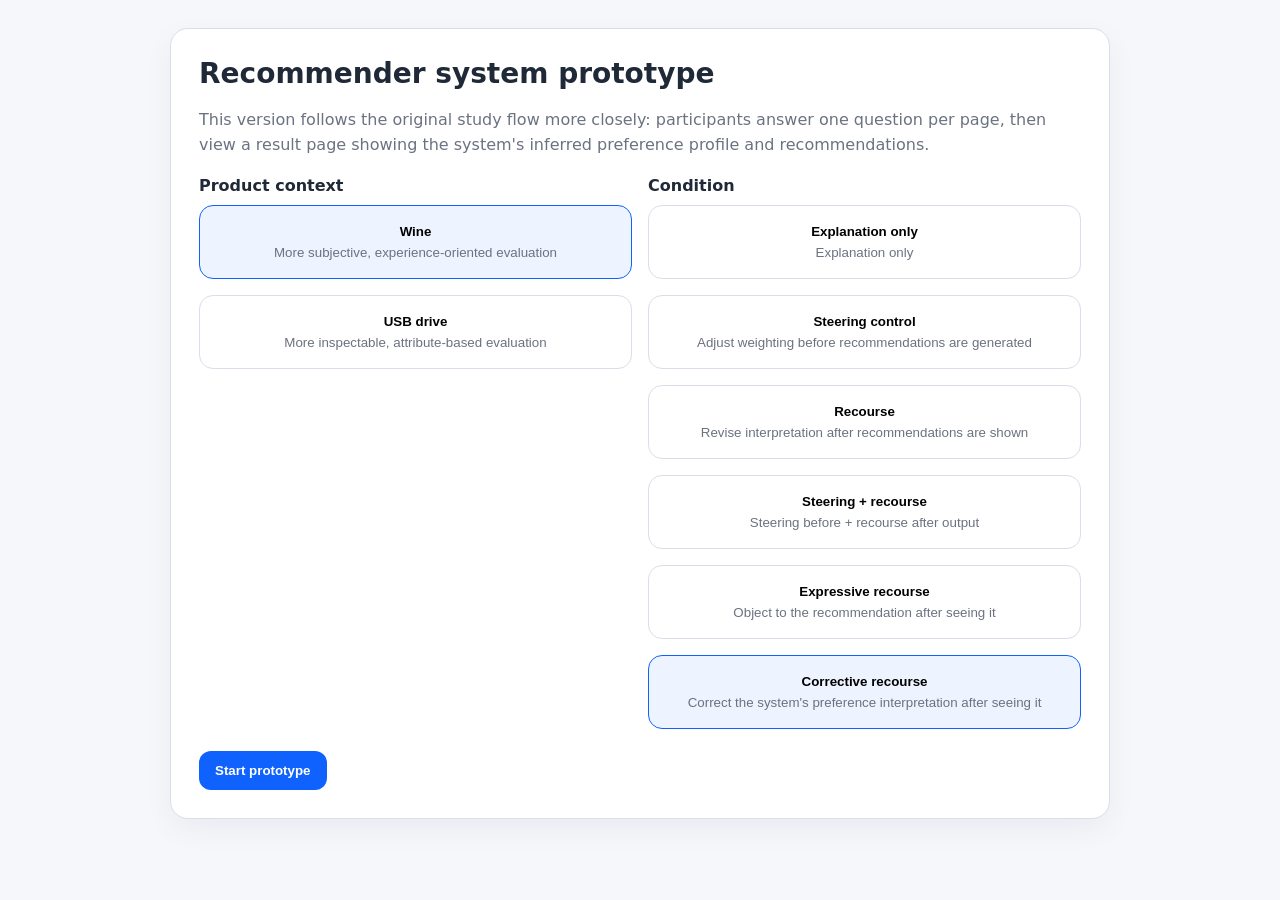
<file: index.html>
<!doctype html>
<html lang="en">
<head>
  <meta charset="utf-8">
  <meta name="viewport" content="width=device-width, initial-scale=1">
  <title>RS prototype v4</title>
  <link rel="stylesheet" href="style.css">
</head>
<body>
  <div id="app"></div>
  <script src="app.js"></script>
</body>
</html>
</file>
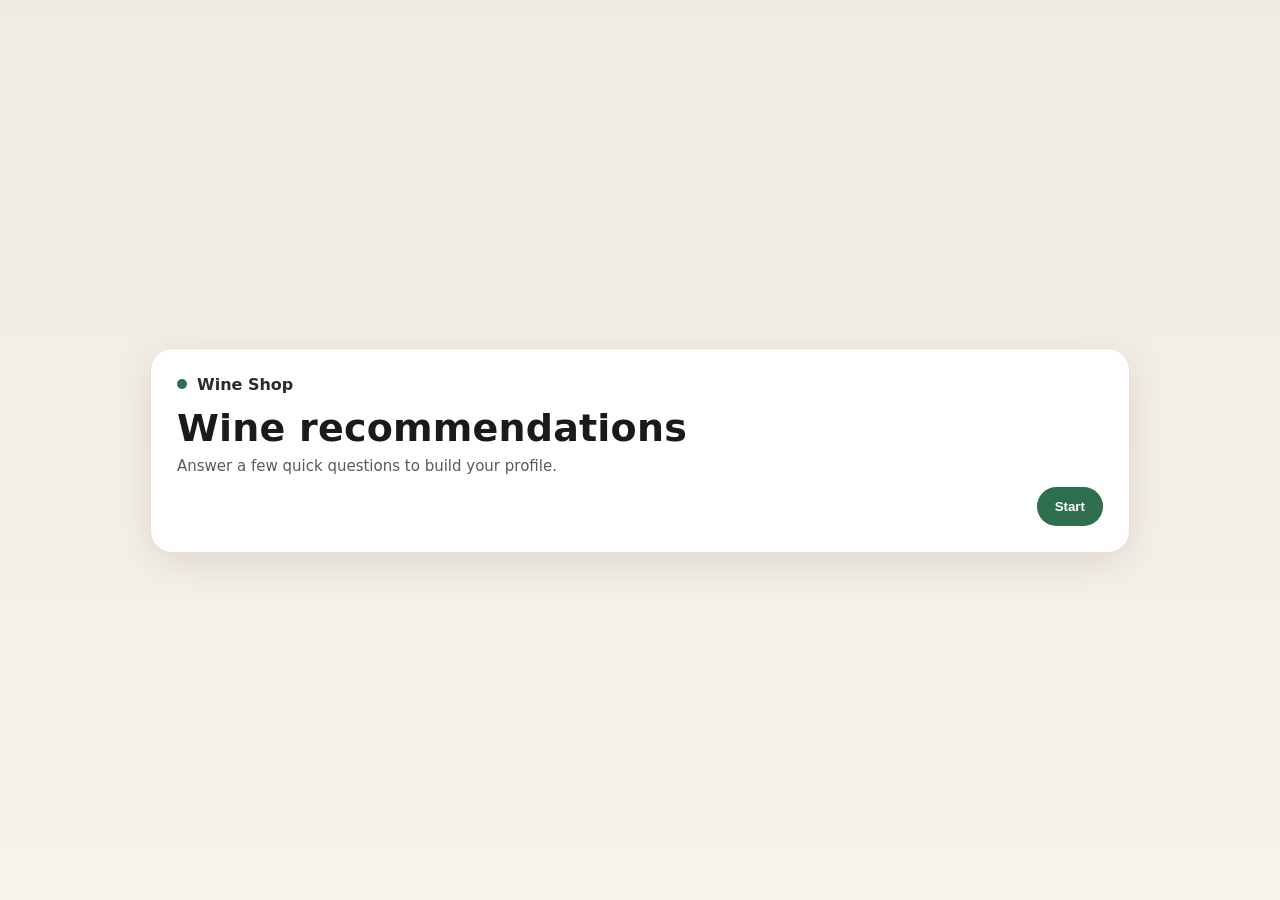
<file: app.html>
<!doctype html>
<html lang="en">
<head>
  <meta charset="utf-8" />
  <meta name="viewport" content="width=device-width,initial-scale=1" />
  <title>Shopping Recommendations</title>
  <meta http-equiv="Cache-Control" content="no-cache, no-store, must-revalidate" />
  <meta http-equiv="Pragma" content="no-cache" />
  <meta http-equiv="Expires" content="0" />
  <style>
    :root{
      --bg:#f7f3ea; --ink:#1a1a1a; --muted:#5a5a5a;
      --card:#ffffff; --border:#e6e0d6;
      --accent:#2f6f4e; --accent2:#2b4c8a;
      --shadow:0 10px 40px rgba(0,0,0,.10);
      --hi:#fff3b0;
      --okbg:#f2f7f4; --okbd:rgba(47,111,78,.35); --ok:#1f5a3f;
      --infobg:#eef4ff; --infobd:#d8e6ff; --info:#2b4c8a;
      --warnbg:#fff5f5; --warnbd:#ffd7d7; --warn:#a52424;
    }
    *{box-sizing:border-box}
    body{margin:0;font-family:system-ui,-apple-system,Segoe UI,Roboto,Helvetica,Arial,sans-serif;background:var(--bg);color:var(--ink)}
    .hero{min-height:100vh;display:flex;align-items:center;justify-content:center;padding:36px 16px;background:linear-gradient(180deg, rgba(0,0,0,.03), rgba(0,0,0,0));}
    .heroCard{width:min(980px, 100%);background:var(--card);border:1px solid var(--border);border-radius:22px;box-shadow:var(--shadow);overflow:hidden;}
    .heroTop{padding:26px 26px 10px}
    .brand{display:flex;align-items:center;gap:10px}
    .dot{width:10px;height:10px;border-radius:999px;background:var(--accent)}
    h1{margin:12px 0 6px;font-size:38px;letter-spacing:.2px}
    .sub{margin:0;color:var(--muted);font-size:15px;line-height:1.4}
    .heroBottom{padding:0 26px 26px;display:flex;gap:12px;align-items:center;justify-content:flex-end;flex-wrap:wrap}
    .btn{appearance:none;border:0;border-radius:999px;padding:12px 18px;background:var(--accent);color:#fff;font-weight:650;cursor:pointer}
    .btn:hover{filter:brightness(.95)}

    /* OVERLAYS: scroll safe */
    .overlay{
      position:fixed; inset:0; background:rgba(0,0,0,.35);
      display:none; padding:22px;
      align-items:flex-start; justify-content:center;
      overflow-y:auto; -webkit-overflow-scrolling:touch;
      z-index:50;
    }
    .overlay.show{display:flex}
    .modal{
      width:min(980px, 100%);
      background:var(--card);
      border:1px solid var(--border);
      border-radius:22px;
      box-shadow:var(--shadow);
      position:relative;
      display:flex;
      flex-direction:column;
      max-height:calc(100vh - 44px);
    }
    .close{
      position:absolute; top:14px; right:14px;
      width:38px; height:38px; border-radius:999px;
      border:1px solid var(--border);
      background:#fff; cursor:pointer;
      font-size:20px; line-height:36px;
      text-align:center; color:#222;
      z-index:2;
    }
    .modalInner{
      padding:22px;
      overflow-y:auto;
      -webkit-overflow-scrolling:touch;
    }
    .modalTitle{font-size:24px;margin:0 0 14px;font-weight:800}
    .step{font-size:13px;color:#666;margin-left:8px}

    /* QUIZ */
    .q{font-size:20px;margin:0 0 12px;font-weight:750}
    .choices{display:flex;flex-direction:column;gap:10px;margin-top:8px}
    .choice{border:1px solid var(--border);border-radius:12px;padding:12px 12px;background:#fbfaf8;cursor:pointer;font-size:15px}
    .choice:hover{background:#f4f1eb}
    .choice.selected{outline:2px solid rgba(47,111,78,.35);border-color:rgba(47,111,78,.55);background:#f2f7f4}
    .sliderRow{margin-top:14px}
    input[type=range]{
      -webkit-appearance:none;
      appearance:none;
      width:100%;
      background:transparent;
      height:32px;
      margin:6px 0 0;
    }
    input[type=range]:focus{outline:none}
    /* WebKit */
    input[type=range]::-webkit-slider-runnable-track{
      height:8px;
      background:var(--border);
      border-radius:999px;
      border:1px solid var(--border);
    }
    input[type=range]::-webkit-slider-thumb{
      -webkit-appearance:none;
      appearance:none;
      width:18px;height:18px;
      border-radius:999px;
      background:#fff;
      border:2px solid rgba(0,0,0,.25);
      box-shadow:0 2px 10px rgba(0,0,0,.12);
      margin-top:-6px;
    }
    /* Firefox */
    input[type=range]::-moz-range-track{
      height:8px;
      background:var(--border);
      border-radius:999px;
      border:1px solid var(--border);
    }
    input[type=range]::-moz-range-progress{
      height:8px;
      background:var(--border); /* same as track to avoid colored fill */
      border-radius:999px;
      border:1px solid var(--border);
    }
    input[type=range]::-moz-range-thumb{
      width:18px;height:18px;
      border-radius:999px;
      background:#fff;
      border:2px solid rgba(0,0,0,.25);
      box-shadow:0 2px 10px rgba(0,0,0,.12);
    }
    /* Edge/IE */
    input[type=range]::-ms-track{
      height:8px;
      background:transparent;
      border-color:transparent;
      color:transparent;
    }
    input[type=range]::-ms-fill-lower{
      background:var(--border);
      border-radius:999px;
    }
    input[type=range]::-ms-fill-upper{
      background:var(--border);
      border-radius:999px;
    }
    input[type=range]::-ms-thumb{
      width:18px;height:18px;
      border-radius:999px;
      background:#fff;
      border:2px solid rgba(0,0,0,.25);
      box-shadow:0 2px 10px rgba(0,0,0,.12);
    }
    .rangeLabels{display:flex;justify-content:space-between;color:#444;margin-top:8px;font-size:13px}
    .footerRow{display:flex;justify-content:space-between;gap:10px;margin-top:16px;flex-wrap:wrap}
    .nextBtn{border:0;border-radius:999px;padding:12px 18px;background:var(--accent);color:#fff;font-weight:650;cursor:pointer}
    .nextBtn.secondary{background:#f3efe7;color:#111;border:1px solid var(--border)}
    .nextBtn:disabled{opacity:.45;cursor:not-allowed;background:#c7c0b6}

    /* CONTROL modal style */
    .controlHeader{background:var(--infobg);border:1px solid var(--infobd);border-radius:16px;padding:14px;margin-bottom:12px}
    .controlTitle{font-size:18px;margin:0 0 6px;font-weight:850;color:var(--info)}
    .controlCopy{margin:0;color:#234;line-height:1.35;font-size:14px}

    /* RESULTS */
    .section{margin-top:16px}
    .sectionTitle{font-weight:850;margin:0 0 8px;font-size:14px;color:#222}
    .panel{border:1px solid var(--border);border-radius:14px;padding:14px;background:#fbfaf8}
    .reasonPara{margin:8px 0 0;color:#222;font-size:14px;line-height:1.45}
    .tiny{font-size:12px;color:#666;line-height:1.4}

    .cards{display:grid;grid-template-columns:repeat(auto-fit,minmax(240px,1fr));gap:14px;margin-top:12px}
    .pCard{border:1px solid var(--border);border-radius:14px;padding:12px;background:#fff;position:relative;display:flex;gap:10px}
    .pCard.flash{outline:3px solid var(--hi)}
    .imgWrap{flex:0 0 92px}
    .imgWrap img{width:92px;height:120px;object-fit:contain;border-radius:12px;border:1px solid var(--border);background:#fff}
    .pBody{flex:1}
    .pName{font-weight:850;margin:0 0 6px;font-size:15px}
    .badge{display:inline-block;font-size:12px;border:1px solid var(--border);border-radius:999px;padding:3px 8px;margin-left:6px;color:#444;background:#f3efe7;vertical-align:middle}
    .badge.info{background:var(--infobg);border-color:var(--infobd);color:var(--info)}
    ul{margin:0;padding-left:18px;color:#444;font-size:13px}
    li{margin:6px 0}

    /* Recourse */
    .row{display:flex;gap:10px;flex-wrap:wrap;align-items:center}
    .mini{border:1px solid var(--border);background:#fff;border-radius:999px;padding:9px 12px;cursor:pointer;font-weight:700;font-size:13px}
    .mini:hover{background:#f6f3ee}
    .mini:disabled{opacity:.45;cursor:not-allowed}
    .mini.danger{border-color:var(--warnbd);background:var(--warnbg);color:var(--warn)}
    .profileGrid{display:grid;grid-template-columns:repeat(auto-fit,minmax(200px,1fr));gap:10px;margin-top:10px}
    .profileCard{border:1px solid var(--border);border-radius:12px;background:#fff;padding:10px;cursor:pointer}
    .profileCard:hover{background:#fbfaf8}
    .profileCard.selected{outline:2px solid rgba(43,76,138,.35);border-color:rgba(43,76,138,.5)}
    .profileName{font-weight:850;margin:0 0 6px;font-size:14px}
    .profileDesc{margin:0;color:#555;font-size:12px;line-height:1.35}

    .toast{display:none;margin-top:10px;border-radius:12px;padding:10px 12px;font-size:13px}
    .toast.show{display:block}
    .toast.ok{background:var(--okbg);border:1px solid var(--okbd);color:var(--ok)}
    .toast.info{background:var(--infobg);border:1px solid var(--infobd);color:var(--info)}
    .toast.warn{background:var(--warnbg);border:1px solid var(--warnbd);color:var(--warn)}

    .codeValue{
      margin-top:10px;
      display:inline-block;
      padding:12px 14px;
      border:1px dashed var(--border);
      border-radius:14px;
      background:#fff;
      font-size:28px;
      font-weight:900;
      letter-spacing:2px;
      user-select:all;
    }

    html, body{height:100%}
  </style>
</head>
<body>
  <div class="hero">
    <div class="heroCard">
      <div class="heroTop">
        <div class="brand"><span class="dot"></span><span id="brandName" style="font-weight:800;color:#2b2b2b">Shop</span></div>
        <h1 id="heroTitle">Recommendations</h1>
        <p class="sub" id="heroSub">Answer a few quick questions to build your profile.</p>
      </div>
      <div class="heroBottom">
        <button class="btn" id="startBtn" type="button">Start</button>
      </div>
    </div>
  </div>

  <!-- QUIZ -->
  <div class="overlay" id="quizOverlay">
    <div class="modal" role="dialog" aria-modal="true">
      <button class="close" id="quizClose" aria-label="Close">×</button>
      <div class="modalInner">
        <div class="modalTitle"><span id="quizTitle">Quick questions</span><span class="step" id="quizProgress">1 / 5</span></div>
        <div id="quizStepArea"></div>
        <div class="footerRow">
          <button class="nextBtn secondary" id="quizPrev" type="button">Back</button>
          <button class="nextBtn" id="quizNext" type="button">Next</button>
        </div>
      </div>
    </div>
  </div>


  <!-- PROFILE (page break) -->
  <div class="overlay" id="profileOverlay">
    <div class="modal" role="dialog" aria-modal="true">
      <div class="modalInner">
        <div class="modalTitle">Profile created</div>
        <div class="panel">
          <div class="tiny">Thanks. Your responses have been collected and saved to your user profile.</div>
          <div class="tiny" id="profileNextLine" style="margin-top:10px"></div>
        </div>
        <div class="footerRow" style="justify-content:flex-end">
          <button class="nextBtn" id="profileContinue" type="button">Continue</button>
        </div>
      </div>
    </div>
  </div>

  <!-- CONTROL -->
  <div class="overlay" id="controlOverlay">
    <div class="modal" role="dialog" aria-modal="true">
      <button class="close" id="controlClose" aria-label="Close">×</button>
      <div class="modalInner">
        <div class="controlHeader">
          <div class="controlTitle">Recommendation source weighting</div>
          <p class="controlCopy">Our system generates recommendations based on your preferences and feedback from other users. You can customize your results by adjusting the balance using the slider below.</p>
        </div>

        <div class="panel">
          <div class="sectionTitle">Source balance</div>
          <div class="sliderRow">
            <input type="range" min="0" max="100" value="50" id="balanceSlider" />
            <div class="rangeLabels">
              <span>Your preferences</span><span>Balanced</span><span>Other users’ choices</span>
            </div>
          </div>
        </div>

        <div class="footerRow" style="justify-content:flex-end">
          <button class="nextBtn" id="controlConfirm" type="button" style="background:var(--accent2)">Continue</button>
        </div>
      </div>
    </div>
  </div>

  <!-- RESULTS -->
  <div class="overlay" id="resultsOverlay">
    <div class="modal" role="dialog" aria-modal="true">
      <button class="close" id="resultsClose" aria-label="Close">×</button>
      <div class="modalInner">
        <div class="modalTitle" id="resultsTitle">Recommended for you</div>

        <div id="explainBlock" class="section">
          <div class="panel">
            <div class="sectionTitle">Why these recommendations?</div>
            <div class="tiny" id="sourceLine"></div>
            <p class="reasonPara" id="reasonPara"></p>

            <div id="recourseBlock" style="margin-top:12px; display:none;">
              <div class="sectionTitle" style="margin-top:14px">Does this explanation accurately reflect your preferences?</div>
              <div class="tiny" id="helperLine">If anything is incorrect or missing, you can correct it and update your recommendations.</div>
              <div class="row" style="margin-top:10px;">
                <button class="mini" id="reasonYes">Yes, it looks right</button>
                <button class="mini danger" id="reasonNo">No, I want to correct it</button>
              </div>

              <div id="profileEditor" style="display:none;margin-top:14px;">
                <div class="sectionTitle">Choose the profile that fits you better</div>
                <div class="tiny">This corrects how we interpreted your responses. Your original answers remain saved.</div>
                <div class="profileGrid" id="profileGrid"></div>
                <div class="row" style="margin-top:12px;">
                  <button class="mini" id="applyProfileBtn" disabled>Update my profile</button>
                  <button class="mini" id="keepProfileBtn">Keep as is</button>
                </div>
              </div>

              <div class="toast ok" id="toastOk"></div>
              <div class="toast info" id="toastInfo"></div>
              <div class="toast warn" id="toastWarn"></div>
            </div>
          </div>
        </div>

        <!-- Recommendations BELOW -->
        <div class="section">
          <div class="sectionTitle" id="recListTitle">Recommendations</div>
          <div class="cards" id="cards"></div>
        </div>

        <div class="footerRow" style="justify-content:flex-end">
          <button class="nextBtn" id="continueBtn" type="button">Continue</button>
        </div>
      </div>
    </div>
  </div>

  <!-- DONE (no buttons, no close) -->
  <div class="overlay" id="doneOverlay">
    <div class="modal" role="dialog" aria-modal="true">
      <div class="modalInner">
        <div class="modalTitle">All set</div>
        <div class="panel">
          <div class="tiny">Please return to the survey tab to continue.</div>

          <div style="margin-top:14px">
            <div class="sectionTitle">Completion code</div>
            <div class="tiny">Please copy (or write down) this code and paste it into the survey.</div>
            <div class="codeValue" id="completionCode" tabindex="0" aria-label="Completion code">----</div>
          </div>
        </div>
      </div>
    </div>
  </div>

<script>
(() => {
  const $ = (id) => document.getElementById(id);
  const params = new URLSearchParams(location.search);
  const cacheBuster = params.get('v') || String(Date.now());
  window.IMG_FALLBACK = 'data:image/svg+xml;charset=UTF-8,' + encodeURIComponent(`<svg xmlns="http://www.w3.org/2000/svg" width="220" height="160"><rect width="100%" height="100%" fill="#f0f0f0"/><rect x="14" y="14" width="192" height="132" rx="12" fill="#ffffff" stroke="#d9d9d9"/><text x="50%" y="52%" text-anchor="middle" font-family="system-ui, -apple-system, Segoe UI, Roboto, Helvetica, Arial" font-size="14" fill="#8a8a8a">Image unavailable</text></svg>`);
  const product = (params.get('product') || 'wine').toLowerCase();
  const cond = (params.get('cond') || 'A').toUpperCase();
  const hasControl = (cond === 'B' || cond === 'D');
  const hasRecourse = (cond === 'C' || cond === 'D');
  const hasExplain = (cond !== 'E'); // E = no transparency

  // Page break message (separates quiz from the next step)
  $('profileNextLine').textContent = hasControl
    ? 'Next, you will adjust the recommendation source weighting.'
    : 'Next, you will see your recommendations.';

  // Completion codes (unique by product × condition).
  // In Recourse conditions (C/D), the last digit indicates whether the user applied a correction:
  // 0 = no correction applied, 1 = correction applied.
  const BASE_CODES = {
    wine: { A: '1100', B: '1200', C: '1300', D: '1400', E: '1500' },
    usb:  { A: '2100', B: '2200', C: '2300', D: '2400', E: '2500' },
  };

  $('brandName').textContent = (product === 'usb') ? 'USB Shop' : 'Wine Shop';
  $('heroTitle').textContent = (product === 'usb') ? 'USB recommendations' : 'Wine recommendations';
  $('heroSub').textContent   = 'Answer a few quick questions to build your profile.';
  $('quizTitle').textContent = (product === 'usb') ? 'USB quick questions' : 'Wine quick questions';
  $('resultsTitle').textContent = (product === 'usb') ? 'Recommended USB drives' : 'Recommended wines';
  $('recListTitle').textContent = (product === 'usb') ? 'Recommended USB drives' : 'Recommended wines';

  const show = (el)=>el.classList.add('show');
  const hide = (el)=>el.classList.remove('show');

  const quizOverlay = $('quizOverlay');
  const profileOverlay = $('profileOverlay');
  const controlOverlay = $('controlOverlay');
  const resultsOverlay = $('resultsOverlay');
  const doneOverlay = $('doneOverlay');

  // QUIZ questions (avoid reusing profile labels)
  const wineQuestions = [
    {type:'choice', q:'Which matters most for today’s wine pick?', options:['A familiar option I can count on','Something different from what I usually get','A fuller experience','A shareable, occasion-friendly pick']},
    {type:'slider', q:'Do you prefer a more straightforward or more complex experience?', left:'Straightforward', right:'Complex'},
    {type:'slider', q:'Do you lean toward lighter or heavier impressions?', left:'Lighter', right:'Heavier'},
    {type:'slider', q:'Do you prefer sticking to what you know or exploring variety?', left:'What I know', right:'Variety'},
    {type:'slider', q:'Is this mainly for everyday use or a special moment?', left:'Everyday', right:'Special'},
  ];
  const usbQuestions = [
    {type:'choice', q:'What best describes your main goal for this USB drive?', options:['Simple everyday use','Trying new tools/features','High performance use','Sharing/handing off often']},
    {type:'slider', q:'Do you prefer a more minimal or more feature-forward option?', left:'Minimal', right:'Feature-forward'},
    {type:'slider', q:'Do you lean toward lighter carry or sturdier feel?', left:'Lighter', right:'Sturdier'},
    {type:'slider', q:'Do you prioritize convenience or capability?', left:'Convenience', right:'Capability'},
    {type:'slider', q:'Is this for routine use or a more important use case?', left:'Routine', right:'Important'},
  ];
  const questions = (product === 'usb') ? usbQuestions : wineQuestions;
  let step = 0;
  const answers = Array(questions.length).fill(null);

  function renderStep(){
    const total = questions.length;
    $('quizProgress').textContent = `${step+1} / ${total}`;
    $('quizPrev').style.visibility = (step===0) ? 'hidden' : 'visible';
    $('quizNext').textContent = (step===total-1 ) ? 'Finish profile building' : 'Next';
    const item = questions[step];
    const area = $('quizStepArea');
    area.innerHTML = '';

    const qEl = document.createElement('div');
    qEl.className = 'q';
    qEl.textContent = item.q;
    area.appendChild(qEl);

    if(item.type === 'choice'){
      const wrap = document.createElement('div');
      wrap.className = 'choices';
      item.options.forEach((opt, idx)=>{
        const btn = document.createElement('div');
        btn.className = 'choice' + (answers[step]===idx ? ' selected' : '');
        btn.textContent = opt;
        btn.addEventListener('click', ()=>{ answers[step]=idx; renderStep(); });
        wrap.appendChild(btn);
      });
      area.appendChild(wrap);
    } else {
      if(answers[step] === null) answers[step] = 50;
      const row = document.createElement('div');
      row.className = 'sliderRow';
      const input = document.createElement('input');
      input.type='range'; input.min='0'; input.max='100'; input.value = answers[step];
      input.addEventListener('input', ()=>{ answers[step]=Number(input.value); });
      const labels = document.createElement('div');
      labels.className='rangeLabels';
      labels.innerHTML = `<span>${item.left}</span><span></span><span>${item.right}</span>`;
      row.appendChild(input); row.appendChild(labels);
      area.appendChild(row);
    }
  }

  function sourceWeights(){
    if(hasControl) {
      const other = Number($('balanceSlider').value);
      const pref = 100 - other;
      return {preferences: pref, otherUsers: other};
    }
    return {preferences: 50, otherUsers: 50};
  }

  // Profiles (system inference labels)
  const wineProfiles = [
    {key:'classic', name:'Classic Comfort', desc:'Familiar, dependable choices that work well across many situations.'},
    {key:'bright', name:'Bright Explorer', desc:'Enjoys variety and discovery, with a tilt toward vivid, lively picks.'},
    {key:'bold', name:'Bold Indulgence', desc:'Leans toward richer, higher-impact experiences and fuller impressions.'},
    {key:'celebration', name:'Celebration Select', desc:'Occasion-oriented picks that feel easy to share and broadly appealing.'},
  ];
  const usbProfiles = [
    {key:'classic', name:'Everyday Reliable', desc:'Practical, dependable choices that work for routine tasks.'},
    {key:'bright', name:'Feature Explorer', desc:'Curious about trying new options and experimenting with capabilities.'},
    {key:'bold', name:'Performance Focused', desc:'Prioritizes higher capability and stronger performance outcomes.'},
    {key:'celebration', name:'Share & Go', desc:'Optimized for handoffs, convenience, and easy sharing in real situations.'},
  ];
  const profiles = (product==='usb') ? usbProfiles : wineProfiles;

  // Product catalog (reuse 6 images per product)
  function imgPath(idx) {
    if(product==='usb') return `assets/img/usb_${idx}.jpg?v=${cacheBuster}`;
    return `assets/img/wine_${idx}.jpg?v=${cacheBuster}`;
  }

  const wineCatalog = [
    {id:'w1', name:'Harmony Red Blend', img: imgPath(1), bullets:['Balanced and approachable profile.','Easy to enjoy across occasions.','Popular choice for many tastes.']},
    {id:'w2', name:'Radiance White', img: imgPath(2), bullets:['Light, clean feel with an easy finish.','Good for casual settings.','Simple, refreshing experience.']},
    {id:'w3', name:'Velvet Sparkling', img: imgPath(3), bullets:['Bright and festive feel.','Works well for sharing.','Easygoing and celebratory.']},
    {id:'w4', name:'Citrus Breeze White', img: imgPath(4), bullets:['Vivid, lively character.','Feels new/different from the usual.','Great for trying something fresh.']},
    {id:'w5', name:'Oak & Spice Red', img: imgPath(5), bullets:['Richer, fuller impression.','More depth and presence.','Pairs well with heavier meals.']},
    {id:'w6', name:'Cozy Orchard Rosé', img: imgPath(6), bullets:['Soft and flexible pick.','Easy to share with a crowd.','Comfortable, casual option.']},
  ];

  const usbCatalog = [
    {id:'u1', name:'Streamline USB Drive', img: imgPath(1), bullets:['Straightforward everyday option.','Simple and reliable.','Easy to carry and use.']},
    {id:'u2', name:'BoostSpeed USB Drive', img: imgPath(2), bullets:['Capability-focused option.','Better for moving larger files.','Designed for stronger performance.']},
    {id:'u3', name:'VaultGuard USB Drive', img: imgPath(3), bullets:['Practical option for organized storage.','Designed to feel dependable.','Works well for routine needs.']},
    {id:'u4', name:'MiniLite USB Drive', img: imgPath(4), bullets:['Compact and convenient.','Good for quick handoffs.','Easy to keep with you.']},
    {id:'u5', name:'RuggedMax USB Drive', img: imgPath(5), bullets:['Sturdier feel for demanding use.','More durable design.','Fits heavier use cases.']},
    {id:'u6', name:'FlexFit USB Drive', img: imgPath(6), bullets:['Versatile and flexible option.','Good all-purpose balance.','Works across many contexts.']},
  ];

  const catalog = (product==='usb') ? usbCatalog : wineCatalog;

  function pickSet(profileKey) {
    // return 3 item objects; ensure sets differ meaningfully
    if(product==='wine') {
      if(profileKey==='classic') return [catalog[0], catalog[1], catalog[5]];
      if(profileKey==='bright') return [catalog[3], catalog[1], catalog[2]];
      if(profileKey==='bold') return [catalog[4], catalog[0], catalog[1]];
      return [catalog[2], catalog[5], catalog[1]]; // celebration
    } else {
      if(profileKey==='classic') return [catalog[0], catalog[2], catalog[5]];
      if(profileKey==='bright') return [catalog[1], catalog[5], catalog[3]];
      if(profileKey==='bold') return [catalog[1], catalog[4], catalog[2]];
      return [catalog[3], catalog[5], catalog[0]]; // share&go
    }
  }

  function inferProfileKey() {
    // simple deterministic mapping from answers
    const choice = answers[0];
    let score = {classic:0, bright:0, bold:0, celebration:0};
    if(choice===0) score.classic += 2;
    if(choice===1) score.bright += 2;
    if(choice===2) score.bold += 2;
    if(choice===3) score.celebration += 2;

    // sliders (1..4)
    const s1 = Number(answers[1]??50);
    const s2 = Number(answers[2]??50);
    const s3 = Number(answers[3]??50);
    const s4 = Number(answers[4]??50);

    // map generically: complexity+heavier -> bold; variety -> bright; special -> celebration; straightforward+everyday -> classic
    score.bold += (s1>60?1:0) + (s2>60?1:0);
    score.bright += (s3>60?2:0);
    score.celebration += (s4>60?2:0);
    score.classic += (s1<40?1:0) + (s4<40?1:0);

    const entries = Object.entries(score).sort((a,b)=>b[1]-a[1]);
    return entries[0][0];
  }

  let initialProfileKey = null;
  let currentProfileKey = null;
  let items = [];
  let recourseDone = false;
  let recourseCorrected = false;
  let selectedProfileKey = null;

  function getCompletionCode() {
    const base = (BASE_CODES[product] && BASE_CODES[product][cond]) ? BASE_CODES[product][cond] : '0000';
    let n = parseInt(base, 10);
    if ((cond === 'C' || cond === 'D') && recourseCorrected) n += 1;
    return String(n).padStart(4, '0');
  }


  function renderCards(flash=false) {
    const cards = $('cards');
    cards.innerHTML = '';
    items.forEach((it, idx)=>{
      const c = document.createElement('div');
      c.className = 'pCard' + ((flash && idx===0)?' flash':'');
      const badge = it.badge ? `<span class="badge info">${it.badge}</span>` : '';
      c.innerHTML = `
        <div class="imgWrap"><img alt="" src="${it.img}" onerror="this.onerror=null; this.src=IMG_FALLBACK;"></div>
        <div class="pBody">
          <div class="pName">${it.name} ${badge}</div>
          <ul>${it.bullets.map(b=>`<li>${b}</li>`).join('')}</ul>
        </div>`;
      cards.appendChild(c);
      if(flash && idx===0) setTimeout(()=>c.classList.remove('flash'), 600);
    });
  }

  function toast(which, msg){
    const el = which==='ok' ? $('toastOk') : which==='warn' ? $('toastWarn') : $('toastInfo');
    el.textContent = msg;
    el.classList.add('show');
    setTimeout(()=>{ el.classList.remove('show'); }, 2600);
  }

  function renderExplanation() {
    if(!hasExplain) {
      $('explainBlock').style.display = 'none';
      return;
    }
    $('explainBlock').style.display = 'block';

    const w = sourceWeights();
    $('sourceLine').textContent = hasControl
      ? `Source balance: ${w.preferences}% your preferences · ${w.otherUsers}% other users’ choices`
      : `Source balance: ${w.preferences}% your preferences · ${w.otherUsers}% other users’ choices`;

    const profObj = profiles.find(p=>p.key===currentProfileKey) || profiles[0];
    const lead = (product==='usb')
      ? 'Based on your answers, we inferred your overall device profile is'
      : 'Based on your answers, we inferred your overall wine profile is';

    $('reasonPara').innerHTML = `<b>${lead} “${profObj.name}.”</b> ${profObj.desc} We used this inferred profile—together with the source balance—to prioritize the recommendations shown below.`;
  }

  function resetRecourseUI() {
    $('recourseBlock').style.display = (hasRecourse && hasExplain) ? 'block' : 'none';
    $('profileEditor').style.display = 'none';
    $('reasonYes').disabled = false;
    $('reasonNo').disabled = false;
    $('applyProfileBtn').disabled = true;
    $('keepProfileBtn').disabled = false;
    $('continueBtn').disabled = (hasRecourse && hasExplain); // require a response if recourse is present
    recourseDone = false;
    selectedProfileKey = null;
  }

  function renderProfileGrid() {
    const grid = $('profileGrid');
    grid.innerHTML = '';
    profiles.forEach(p=>{
      const card = document.createElement('div');
      card.className = 'profileCard' + ((selectedProfileKey===p.key)?' selected':'');
      card.innerHTML = `<div class="profileName">${p.name}</div><p class="profileDesc">${p.desc}</p>`;
      card.addEventListener('click', ()=>{
        selectedProfileKey = p.key;
        $('applyProfileBtn').disabled = false;
        renderProfileGrid();
      });
      grid.appendChild(card);
    });
  }

  function showResults() {
    initialProfileKey = inferProfileKey();
    currentProfileKey = initialProfileKey;
    recourseCorrected = false;
    items = pickSet(currentProfileKey).map(x=>Object.assign({}, x));
    renderCards(false);
    renderExplanation();
    resetRecourseUI();
    show(resultsOverlay);
    resultsOverlay.querySelector('.modalInner').scrollTop = 0;
  }

  // Start
  $('startBtn').addEventListener('click', ()=>{
    step=0;
    for(let i=0;i<answers.length;i++) answers[i]=null;
    renderStep();
    show(quizOverlay);
  });

  $('quizClose').addEventListener('click', ()=> hide(quizOverlay));
  $('controlClose').addEventListener('click', ()=> hide(controlOverlay));
  $('resultsClose').addEventListener('click', ()=> hide(resultsOverlay));

  $('quizPrev').addEventListener('click', ()=>{ if(step>0){ step--; renderStep(); } });
  $('quizNext').addEventListener('click', ()=>{
    const item = questions[step];
    if(item.type === 'choice' && answers[step] === null){
      alert('Please select one option to continue.');
      return;
    }
    if(step < questions.length - 1){ step++; renderStep(); return; }
    hide(quizOverlay);
    show(profileOverlay);
  });

  $('profileContinue').addEventListener('click', ()=>{
    hide(profileOverlay);
    if(hasControl) show(controlOverlay);
    else showResults();
  });

  $('controlConfirm').addEventListener('click', ()=>{ hide(controlOverlay); showResults(); });

  // Recourse
  $('reasonYes').addEventListener('click', ()=>{
    if(!hasRecourse || recourseDone) return;
    recourseDone = true;
    $('reasonYes').disabled = true;
    $('reasonNo').disabled = true;
    $('continueBtn').disabled = false;
    toast('ok', 'Thanks — saved.');
  });

  $('reasonNo').addEventListener('click', ()=>{
    if(!hasRecourse || recourseDone) return;
    $('reasonYes').disabled = true;
    $('reasonNo').disabled = true;
    $('profileEditor').style.display = 'block';
    renderProfileGrid();
    toast('info', 'Choose the profile that fits you better, then update your profile.');
    // bring editor into view smoothly
    const inner = resultsOverlay.querySelector('.modalInner');
    inner.scrollTo({ top: $('profileEditor').offsetTop - 10, behavior: 'smooth' });
  });

  $('applyProfileBtn').addEventListener('click', ()=>{
    if(!hasRecourse || recourseDone) return;
    if(!selectedProfileKey){
      toast('warn', 'Please select a profile to continue.');
      return;
    }
    if(selectedProfileKey === initialProfileKey){
      toast('warn', 'That is already the current profile. If it looks right, choose “Keep as is.”');
      return;
    }
    recourseDone = true;
    recourseCorrected = true;
    currentProfileKey = selectedProfileKey;

    // refresh recommendations
    const newSet = pickSet(currentProfileKey).map(x=>Object.assign({}, x));
    newSet[0].badge = 'Updated';
    items = newSet;
    renderCards(true);
    renderExplanation();

    $('applyProfileBtn').disabled = true;
    $('keepProfileBtn').disabled = true;
    Array.from(document.querySelectorAll('.profileCard')).forEach(el=>el.style.pointerEvents='none');

    toast('ok', 'Updated. We refreshed your recommendations.');
    $('continueBtn').disabled = false;
  });

  $('keepProfileBtn').addEventListener('click', ()=>{
    if(!hasRecourse || recourseDone) return;
    recourseDone = true;
    $('applyProfileBtn').disabled = true;
    $('keepProfileBtn').disabled = true;
    Array.from(document.querySelectorAll('.profileCard')).forEach(el=>el.style.pointerEvents='none');
    toast('info', 'Saved. Keeping current profile.');
    $('continueBtn').disabled = false;
  });

  $('continueBtn').addEventListener('click', ()=>{
    hide(resultsOverlay);
    const code = getCompletionCode();
    const codeEl = $('completionCode');
    if(codeEl) codeEl.textContent = code;
    show(doneOverlay);
    // Hint: click/tap the code to select it for copying.
    if(codeEl) codeEl.focus();
  });
  // Make the completion code easy to copy (select-on-click).
  const completionCodeEl = $('completionCode');
  if (completionCodeEl) {
    completionCodeEl.addEventListener('click', () => {
      try {
        const range = document.createRange();
        range.selectNodeContents(completionCodeEl);
        const sel = window.getSelection();
        sel.removeAllRanges();
        sel.addRange(range);
      } catch (e) {}
    });
  }


  renderStep();
})();
</script>
</body>
</html>
</file>
<file: style.css>
:root{
  --bg:#f6f7fb;--card:#fff;--text:#1f2937;--muted:#6b7280;--line:#d9dee8;--accent:#0f62fe;--accent2:#edf4ff;--green:#0f8f5f;
}
*{box-sizing:border-box}
body{margin:0;font-family:Inter,system-ui,-apple-system,Segoe UI,Roboto,Helvetica,Arial,sans-serif;background:var(--bg);color:var(--text)}
.container{max-width:980px;margin:0 auto;padding:28px 20px 48px}
.card{background:var(--card);border:1px solid var(--line);border-radius:18px;box-shadow:0 10px 30px rgba(15,23,42,.05)}
.hero{padding:28px}
h1{font-size:28px;line-height:1.2;margin:0 0 10px}
h2{font-size:22px;line-height:1.3;margin:0 0 10px}
h3{font-size:16px;margin:0 0 10px}
p{line-height:1.6;color:#374151}
.muted{color:var(--muted)}
.grid{display:grid;gap:16px}
.grid-2{grid-template-columns:repeat(auto-fit,minmax(280px,1fr))}
.option-card{padding:18px;border:1px solid var(--line);border-radius:14px;background:#fff;cursor:pointer;transition:.18s}
.option-card.active{border-color:var(--accent);background:var(--accent2)}
.option-card strong{display:block;margin-bottom:6px}
.actions{display:flex;gap:10px;flex-wrap:wrap}
.btn{appearance:none;border:0;border-radius:12px;padding:12px 16px;font-weight:600;cursor:pointer;background:#111827;color:#fff}
.btn.secondary{background:#fff;color:#111827;border:1px solid var(--line)}
.btn.ghost{background:transparent;color:#111827;border:1px solid var(--line)}
.btn.primary{background:var(--accent)}
.btn.green{background:var(--green)}
.progress{display:flex;align-items:center;gap:10px;margin-bottom:10px}
.progress .pill{font-size:12px;font-weight:700;color:var(--accent);background:var(--accent2);padding:6px 10px;border-radius:999px}
.question-wrap{padding:28px}
.question-title{margin:8px 0 18px;font-size:24px;line-height:1.35}
.choices{display:grid;gap:12px}
.choice{display:flex;align-items:flex-start;gap:12px;padding:16px;border:1px solid var(--line);border-radius:14px;background:#fff;cursor:pointer}
.choice input{margin-top:3px}
.choice.selected{border-color:var(--accent);background:var(--accent2)}
.topbar{display:flex;justify-content:space-between;align-items:center;margin-bottom:16px;gap:16px;flex-wrap:wrap}
.progressbar{height:8px;border-radius:999px;background:#e9edf5;overflow:hidden;flex:1;min-width:220px}
.progressbar>span{display:block;height:100%;background:var(--accent);width:0}
.small{font-size:13px;color:var(--muted)}
.layout{display:grid;grid-template-columns:1.15fr .85fr;gap:18px}
@media (max-width: 840px){.layout{grid-template-columns:1fr}}
.panel{padding:22px}
.summary{background:#f8fbff;border:1px solid #d9e8ff;border-radius:16px;padding:18px}
.summary strong{display:block;margin-bottom:8px}
.product-list{display:grid;gap:12px;margin-top:12px}
.product{border:1px solid var(--line);border-radius:16px;padding:16px;background:#fff;display:grid;gap:8px}
.product.selected{border-color:var(--accent);box-shadow:0 0 0 3px rgba(15,98,254,.08)}
.row{display:flex;justify-content:space-between;gap:12px;align-items:center;flex-wrap:wrap}
.tag{font-size:12px;padding:6px 10px;border-radius:999px;background:#eef2ff;color:#334155;font-weight:700}
.note{margin-top:12px;padding:12px 14px;border-radius:12px;background:#eefaf3;border:1px solid #ccebd8;color:#0c5b3f}
.rec-controls{display:grid;gap:12px;margin-top:16px}
.inline-box{padding:16px;border:1px dashed #b8c2d4;border-radius:14px;background:#fafbfd}
.field{display:grid;gap:8px}
select, input[type="range"]{width:100%}
.range-row{display:grid;gap:12px}
.kv{display:flex;justify-content:space-between;font-size:13px;color:var(--muted)}
.footer-actions{display:flex;justify-content:space-between;gap:12px;margin-top:22px;flex-wrap:wrap}
.jsonbox{background:#0f172a;color:#e5e7eb;padding:12px;border-radius:12px;font-size:12px;white-space:pre-wrap;max-height:180px;overflow:auto}
</file>
